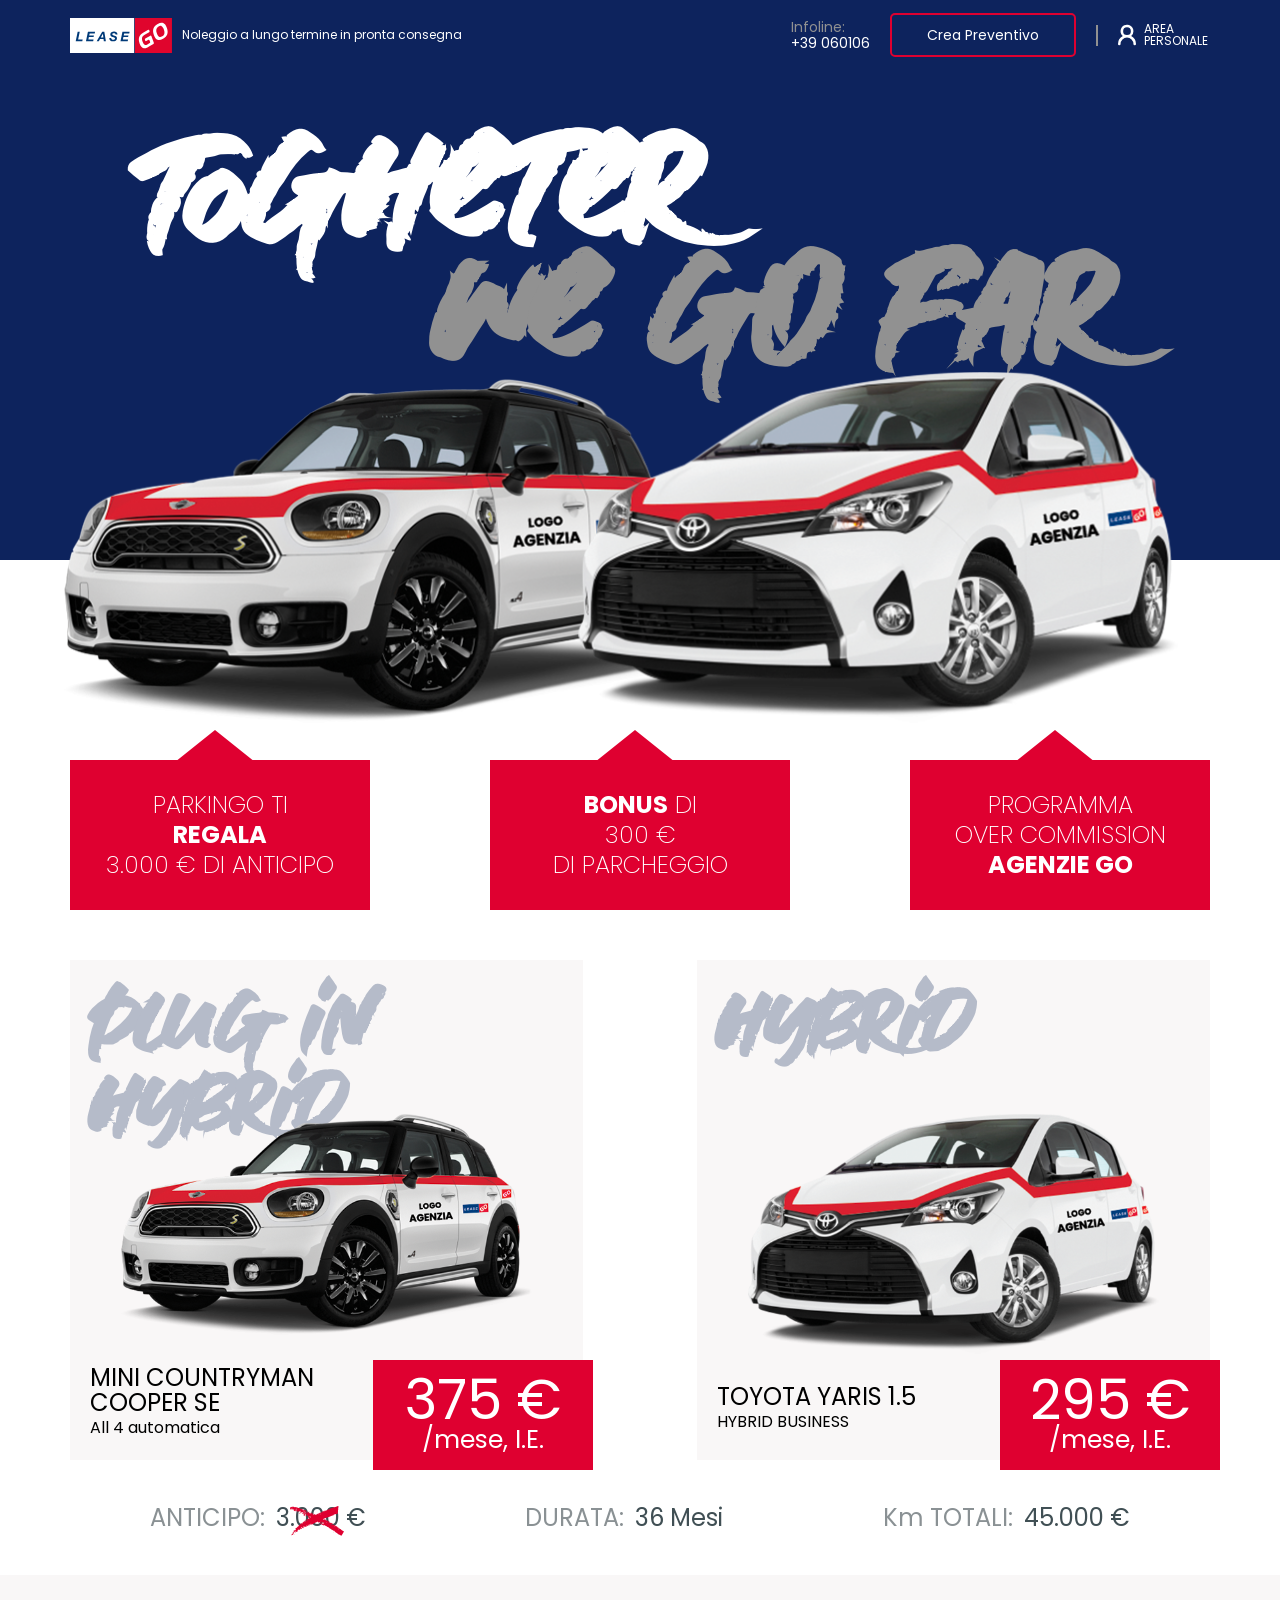
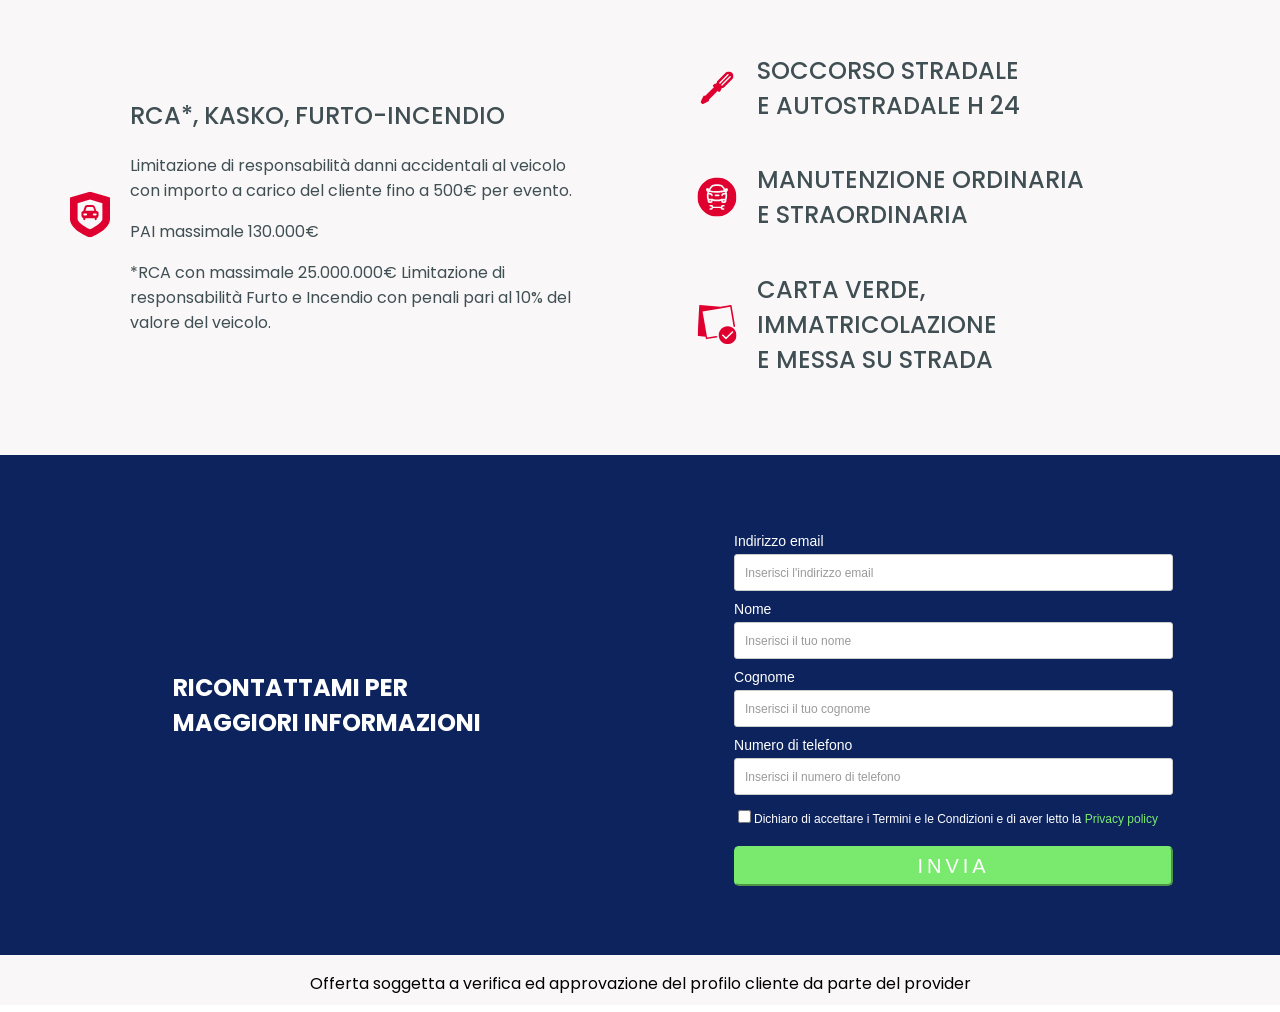
<file: index.html>
<html lang="it">
<head>
  <meta charset="UTF-8">
  <meta name="viewport" content="width=device-width, initial-scale=1.0">
  <meta http-equiv="X-UA-Compatible" content="ie=edge">
  <!-- FAVICON -->
  <link rel="icon" href="assets/img/icons/parkingo-logo.png">
  <!-- CSS -->
  <link rel="stylesheet" href="assets/css/style.css">
  <!-- FONTAWESOME -->
  <link rel="stylesheet" href="https://use.fontawesome.com/releases/v5.8.1/css/all.css">
  <!-- jQuery -->
  <script
  src="https://code.jquery.com/jquery-3.4.1.js"></script>
  <!-- AOS -->
  <link href="https://unpkg.com/aos@2.3.1/dist/aos.css" rel="stylesheet">
  <!-- GOOGLE FONTS -->
  <link href="https://fonts.googleapis.com/css?family=Poppins:300,400,500,600,700&display=swap" rel="stylesheet">
  <title>LeaseGO</title>
</head>
<body>

  <nav class="navbar">
    <div class="wrapper">
      <div class="row-main">

        <span class="navbar-toggle" id="js-navbar-toggle">
          <i class="fas fa-bars"></i>
        </span>

        <a href="#" class="logo">
          <img src="assets/img/logo.svg" alt="">
          <h1 class="desktop-tagline">Noleggio a lungo termine in pronta consegna</h1>
          <h1 class="mobile-tagline">Noleggio a lungo termine <br> in pronta consegna</h1>
        </a>

        <ul class="main-nav" id="js-menu">
          <li class="infoline">
            <a href="tel:+39060106" class="nav-links">
              <span>Infoline:</span>
              <span>+39 060106</span>
            </a>
          </li>
          <li class="quote">
            <a href="" class="nav-links">
              Crea Preventivo
            </a>
          </li>
          <li class="login">
            <a href="https://leasego.rent/Account/Login" class="nav-links">
              <img src="assets/img/icons/user.svg" alt="">
              <span>  
                AREA PERSONALE
              </span>  
            </a>
          </li>
        </ul>
      </div>
    </div>
  </nav>

  <section id="hero">
    <div class="wrapper">
      <div class="hero-tagline">
        <h2 class="text-flicker-in-glow">togheter</h2>
        <h2 class="text-flicker-in-glow-2">we go far</h2>
      </div>
    </div>


    <div class="cars">
      <img class="slide-left" src="assets/img/mini.png" alt="">
      <img class="slide-left-1" src="assets/img/toyota.png" alt="">

    </div>
  </section>

  <section id="red-rectangles">
    <div class="wrapper">
      <div class="row-main">
        <div class="rectangle" data-aos="fade-up" data-aos-duration="2000" data-aos-delay="100">
          <div class="triangle"></div>
          <h2>parkingo ti <br> 
              <strong>regala</strong> <br>
              3.000 € di anticipo
          </h2>
        </div>
        <div class="rectangle" data-aos="fade-up" data-aos-duration="2100" data-aos-delay="200">
          <div class="triangle"></div>
          <h2>
            <strong>bonus</strong> di <br> 
            300 € <br>
            di parcheggio
          </h2>
        </div>
        <div class="rectangle" data-aos="fade-up" data-aos-duration="2200" data-aos-delay="300">
          <div class="triangle"></div>
          <h2>
            programma<br> 
            over commission <br>
            <strong>agenzie go</strong>
          </h2>
        </div>
      </div>
    </div>
  </section>

  <section id="cards">
    <div class="wrapper">
      <div class="row-main">
        <div class="cards-wrapper">

          <div class="card-single" data-aos="fade-up" data-aos-duration="2000" data-aos-delay="100">
            <div class="car-back">
              <h2 class="car-main">
                <span>plug in</span>
                <br>
                <span>hybrid</span>  
              </h2>
              <img src="assets/img/mini.png" id="mini">
            </div>
            <div class="car-description">
              <span>
                MINI COUNTRYMAN
                <br>COOPER SE
              </span>
              <br>
              <span>
                All 4 automatica
              </span>
            </div>
            <div class="price-red" data-aos="zoom-in" data-aos-duration="2200" data-aos-delay="200">
              <span>375 €</span>
              <span>/mese, I.E.</span>
            </div>
          </div>

          <div class="card-single" data-aos="fade-up" data-aos-duration="2000" data-aos-delay="200">
            <div class="car-back">
              <h2 class="car-main">
                <span>hybrid</span>
                <br>
                <span style="opacity: 0;">ghost</span>  
              </h2>
              <img src="assets/img/toyota.png" id="toyota">
            </div>          
            <div class="car-description">
              <span>TOYOTA YARIS 1.5</span>
              <br>
              <span>HYBRID BUSINESS</span>
            </div>
            <div class="price-red" data-aos="zoom-in" data-aos-duration="2200" data-aos-delay="300">
              <span>295 €</span>
              <span>/mese, I.E.</span>
            </div>
          </div>

        </div>
        <div class="cards-footer">
          <h2 data-aos="fade-up" data-aos-duration="2000" data-aos-delay="400">
            <span>ANTICIPO:</span>
            <span class="price-x">
              &nbsp;3.000 €
              <img src="assets/img/icons/x.svg">
            </span>  
          </h2>
          <h2 data-aos="fade-up" data-aos-duration="2000" data-aos-delay="410">
            <span>DURATA:</span>
            <span>&nbsp;36 Mesi</span>
          </h2>
          <h2 data-aos="fade-up" data-aos-duration="2000" data-aos-delay="420">
            <span>Km TOTALI:</span>
            <span>&nbsp;45.000 €</span>
          </h2>
        </div>
      </div>
    </div>
  </section>

  <section>
    <div class="" id="gray-footer">
      <div class="wrapper">
          <div class="row-main">
            <div class="column">
              <div class="row" data-aos="fade-up" data-aos-duration="2000" data-aos-delay="400">
              <img src="assets/img/icons/assicurazione.svg" alt="">
              <div>
                <h2>RCA*, KASKO, FURTO-INCENDIO</h2>
                <p>Limitazione di responsabilità danni  accidentali al veicolo con importo a carico del cliente fino a 500€ per evento.</p>
                <p>PAI massimale 130.000€</p>
                <p>*RCA con massimale 25.000.000€
                    Limitazione di responsabilità Furto e Incendio con penali pari al 10% del valore del veicolo.</p>
                </div>
              </div>
            </div>
            <div class="column">
              <div class="row" data-aos="fade-up" data-aos-duration="2000" data-aos-delay="500">
                <img src="assets/img/icons/soccorso stradale.svg" alt="">
                <h2>SOCCORSO STRADALE <br> E AUTOSTRADALE H 24</h2>
              </div>
              <div class="row" data-aos="fade-up" data-aos-duration="2000" data-aos-delay="550">
                <img src="assets/img/icons/manutenzione.svg" alt="">
                <h2>MANUTENZIONE ORDINARIA <br> E STRAORDINARIA</h2>
              </div>
              <div class="row" data-aos="fade-up" data-aos-duration="2000" data-aos-delay="600">
                <img src="assets/img/icons/immatricolazione.svg" alt="">
                <h2>CARTA VERDE, <br> IMMATRICOLAZIONE <br> E MESSA SU STRADA</h2>
              </div>
              
            </div>
          </div>
      </div>
    </div>
  </section>

  <section>
    <div id="blue-contact-footer">
      <div class="wrapper">
        <div class="row-main">
          <div class="column">
            <h2 data-aos="fade-up" data-aos-duration="2000" data-aos-delay="500">RICONTATTAMI PER <br>
            MAGGIORI INFORMAZIONI</h2>
          </div>

          <div class="column" id="restInForm">
            <div class="form">
              <div class="content-form" data-aos="fade-up" data-aos-duration="2000" data-aos-delay="600">
                <form name="contactForm" onsubmit="return validateForm()" action="confirmation.html" method="">
                  <div class="row">
                    <label>Indirizzo email
                      <input type="text" name="email" placeholder="Inserisci l'indirizzo email">
                      <div class="error" id="emailErr"></div>
                    </label>
                  </div>
                  <div class="row">
                      <label>Nome 
                        <input type="text" name="name" placeholder="Inserisci il tuo nome">
                        <div class="error" id="nameErr"></div>
                      </label>
                  </div>
                  <div class="row">
                      <label>Cognome
                        <input type="text" name="corporate" placeholder="Inserisci il tuo cognome">
                        <div class="error" id="corporateErr"></div>
                      </label>
                  </div>

                  <div class="row">
                      <label>Numero di telefono
                        <input type="text" name="mobile" maxlength="10" placeholder="Inserisci il numero di telefono">
                        <div class="error" id="mobileErr"></div>
                      </label>
                  </div>
                  <div class="row">
                      <div class="form-inline">
                          <label>
                            <input type="checkbox" name="privacy">Dichiaro di accettare i Termini e le Condizioni e di aver letto la <a href="">Privacy policy</a>
                          </label>
                      </div>
                      <div class="error" id="privacyErr"></div>
                  </div>
                  <div class="row">
                      <input type="submit" value="INVIA" id="subForm" class="btn-invia">
                      <span class="loader" style="display: none;">
                        <img src="assets/img/ellipsis-loader.svg" alt="">
                      </span>
                  </div>
                </form>
              </div>
            </div>
          </div>
        </div>
      </div>
  </section>

  <section>
    <div class="" id="sub-footer">
      <div class="wrapper">
        <div class="row-main">
          <div class="column">
            <p>Offerta soggetta a verifica ed approvazione del profilo cliente da parte del provider</p>
          </div>  
        </div>
      </div>
    </div>    
  </section>

  <!-- AOS -->
  <script src="https://unpkg.com/aos@2.3.1/dist/aos.js"></script>
  <script>
    AOS.init();
    AOS.init({
    // Global settings:
    disable: false, // accepts following values: 'phone', 'tablet', 'mobile', boolean, expression or function
    startEvent: 'DOMContentLoaded', // name of the event dispatched on the document, that AOS should initialize on
    initClassName: 'aos-init', // class applied after initialization
    animatedClassName: 'aos-animate', // class applied on animation
    useClassNames: false, // if true, will add content of `data-aos` as classes on scroll
    disableMutationObserver: false, // disables automatic mutations' detections (advanced)
    debounceDelay: 50, // the delay on debounce used while resizing window (advanced)
    throttleDelay: 99, // the delay on throttle used while scrolling the page (advanced)
    // Settings that can be overridden on per-element basis, by `data-aos-*` attributes:
    offset: 120, // offset (in px) from the original trigger point
    delay: 0, // values from 0 to 3000, with step 50ms
    duration: 400, // values from 0 to 3000, with step 50ms
    easing: 'ease', // default easing for AOS animations
    once: true, // whether animation should happen only once - while scrolling down
    mirror: false, // whether elements should animate out while scrolling past them
    anchorPlacement: 'top-bottom', // defines which position of the element regarding to window should trigger the animation
    });
  </script>
  <!-- MAIN JS -->
  <script src="assets/js/main.js"></script>
  <!-- FORM JS -->
  <script src="assets/js/form.js"></script>
</body>
</html>
</file>
<file: assets/css/style.css>
.navbar {
  font-size: 14px;
  background: #0d235d;
  display: -webkit-box;
  display: -ms-flexbox;
  display: flex;
  -webkit-box-pack: justify;
      -ms-flex-pack: justify;
          justify-content: space-between;
  padding-bottom: 0;
  height: 70px;
  -webkit-box-align: center;
      -ms-flex-align: center;
          align-items: center;
  position: fixed;
  width: 100%;
  z-index: 2000;
}

@media (max-width: 992.98px) {
  .navbar {
    height: inherit;
  }
}

@media (max-width: 992.98px) {
  .navbar .wrapper .row-main {
    -webkit-box-orient: vertical;
    -webkit-box-direction: normal;
        -ms-flex-direction: column;
            flex-direction: column;
    -webkit-box-align: self-start;
        -ms-flex-align: self-start;
            align-items: self-start;
    margin-left: 20px;
    padding: 10px 0;
  }
}

.navbar .wrapper .row-main .navbar-toggle {
  display: none;
}

@media (max-width: 992.98px) {
  .navbar .wrapper .row-main .navbar-toggle {
    display: block;
    position: absolute;
    top: 25px;
    right: 20px;
    cursor: pointer;
    color: white;
    font-size: 24px;
  }
}

.navbar .wrapper .row-main .nav-links, .navbar .wrapper .row-main .logo {
  text-decoration: none;
  color: white;
}

.navbar .wrapper .row-main .logo {
  display: -webkit-box;
  display: -ms-flexbox;
  display: flex;
  -webkit-box-orient: horizontal;
  -webkit-box-direction: normal;
      -ms-flex-direction: row;
          flex-direction: row;
  -webkit-box-align: center;
      -ms-flex-align: center;
          align-items: center;
}

.navbar .wrapper .row-main .logo img {
  height: 35px;
  width: auto;
  margin: 0 10px 0 0;
}

@media (max-width: 575.98px) {
  .navbar .wrapper .row-main .logo img {
    height: 25px;
  }
}

.navbar .wrapper .row-main .logo h1 {
  font-size: 12px;
  color: white;
  font-weight: 400;
}

.navbar .wrapper .row-main .logo .desktop-tagline {
  display: block;
}

@media (max-width: 992.98px) {
  .navbar .wrapper .row-main .logo .desktop-tagline {
    display: none;
  }
}

.navbar .wrapper .row-main .logo .mobile-tagline {
  display: none;
}

@media (max-width: 992.98px) {
  .navbar .wrapper .row-main .logo .mobile-tagline {
    display: block;
  }
}

@media (min-width: 992.98px) {
  .navbar .wrapper .row-main .main-nav {
    display: -webkit-box;
    display: -ms-flexbox;
    display: flex;
    -webkit-box-orient: horizontal;
    -webkit-box-direction: normal;
        -ms-flex-direction: row;
            flex-direction: row;
    -webkit-box-pack: end;
        -ms-flex-pack: end;
            justify-content: flex-end;
    -webkit-box-align: center;
        -ms-flex-align: center;
            align-items: center;
  }
  .navbar .wrapper .row-main .main-nav li {
    margin-left: 20px;
  }
  .navbar .wrapper .row-main .main-nav .infoline a {
    display: -webkit-box;
    display: -ms-flexbox;
    display: flex;
    -webkit-box-orient: vertical;
    -webkit-box-direction: normal;
        -ms-flex-direction: column;
            flex-direction: column;
    line-height: 16px;
  }
  .navbar .wrapper .row-main .main-nav .infoline a span:nth-child(1) {
    color: #919191;
  }
  .navbar .wrapper .row-main .main-nav .quote {
    border-right: 2px solid #919191;
    padding-right: 20px;
    -webkit-perspective: 800px;
            perspective: 800px;
    display: inline-block;
  }
  .navbar .wrapper .row-main .main-nav .quote a {
    border: 2px solid #df0030;
    padding: 10px 35px;
    border-radius: 5px;
    outline: 2px solid transparent;
    -webkit-transform-style: preserve-3d;
            transform-style: preserve-3d;
  }
  .navbar .wrapper .row-main .main-nav .quote a:hover {
    -webkit-transform: rotateX(15deg);
            transform: rotateX(15deg);
  }
  .navbar .wrapper .row-main .main-nav .login a {
    display: -webkit-box;
    display: -ms-flexbox;
    display: flex;
  }
  .navbar .wrapper .row-main .main-nav .login a img {
    width: 18px;
    vertical-align: middle;
    border-style: none;
  }
}

@media (min-width: 992.98px) and (max-width: 992.98px) {
  .navbar .wrapper .row-main .main-nav .login a img {
    width: 20px !important;
  }
}

@media (min-width: 992.98px) {
  .navbar .wrapper .row-main .main-nav .login a span:nth-child(2) {
    line-height: 1;
    font-size: 12px;
    text-transform: uppercase;
    margin-left: 8px;
    width: 66px;
  }
}

.main-nav {
  list-style-type: none;
  display: none;
}

.active {
  display: -webkit-box;
  display: -ms-flexbox;
  display: flex;
  -webkit-box-orient: vertical;
  -webkit-box-direction: normal;
      -ms-flex-direction: column;
          flex-direction: column;
  -webkit-box-align: center;
      -ms-flex-align: center;
          align-items: center;
  width: 100%;
  position: fixed;
  background: #1a44b7;
  left: 0;
  top: 40px;
  left: 0;
  padding: 50px 0;
  top: 62px;
}

.active .infoline {
  margin: 0 0 30px 0;
}

.active .quote {
  margin: 0 0 30px 0;
}

.active .quote a {
  border: 2px solid #df0030;
  padding: 10px 35px;
  border-radius: 5px;
}

.active .login a {
  display: -webkit-box;
  display: -ms-flexbox;
  display: flex;
}

.active .login a img {
  width: 20px;
  margin-right: 10px;
}

#red-rectangles {
  background: white;
  height: 200px;
}

@media (max-width: 575.98px) {
  #red-rectangles {
    height: inherit;
  }
}

#red-rectangles .wrapper .row-main {
  margin-top: 200px;
}

@media (min-width: 992.98px) and (max-width: 1199.97px) {
  #red-rectangles .wrapper .row-main {
    margin-top: 130px;
  }
}

@media (max-width: 992.97px) {
  #red-rectangles .wrapper .row-main {
    margin-top: 60px;
  }
}

@media (max-width: 575.98px) {
  #red-rectangles .wrapper .row-main {
    -webkit-box-orient: vertical;
    -webkit-box-direction: normal;
        -ms-flex-direction: column;
            flex-direction: column;
  }
}

#red-rectangles .wrapper .row-main .rectangle {
  background-color: #df0030;
  position: relative;
  width: 300px;
  height: 150px;
}

@media (min-width: 767.98px) and (max-width: 992.97px) {
  #red-rectangles .wrapper .row-main .rectangle {
    width: 220px;
  }
}

@media (min-width: 575.98px) and (max-width: 767.97px) {
  #red-rectangles .wrapper .row-main .rectangle {
    width: 170px;
  }
}

@media (max-width: 575.98px) {
  #red-rectangles .wrapper .row-main .rectangle {
    margin: 0 0 50px 0;
  }
}

#red-rectangles .wrapper .row-main .rectangle .triangle {
  width: 0;
  height: 0;
  border-left: 50px solid transparent;
  border-right: 50px solid transparent;
  border-bottom: 40px solid #df0030;
  position: absolute;
  top: -30px;
  left: 50%;
  margin-left: -55px;
}

#red-rectangles .wrapper .row-main .rectangle h2 {
  font-weight: 200;
  text-transform: uppercase;
  text-align: center;
  color: white;
  line-height: 30px;
  margin-top: 30px;
}

@media (min-width: 767.98px) and (max-width: 992.97px) {
  #red-rectangles .wrapper .row-main .rectangle h2 {
    font-size: 20px;
  }
}

@media (min-width: 575.98px) and (max-width: 767.97px) {
  #red-rectangles .wrapper .row-main .rectangle h2 {
    font-size: 16px;
  }
}

#cards .wrapper .row-main {
  display: -webkit-box;
  display: -ms-flexbox;
  display: flex;
  -webkit-box-orient: vertical;
  -webkit-box-direction: normal;
      -ms-flex-direction: column;
          flex-direction: column;
}

#cards .wrapper .row-main .cards-wrapper {
  width: 100%;
  -webkit-box-orient: horizontal;
  -webkit-box-direction: normal;
      -ms-flex-direction: row;
          flex-direction: row;
  display: -webkit-box;
  display: -ms-flexbox;
  display: flex;
  -webkit-box-pack: justify;
      -ms-flex-pack: justify;
          justify-content: space-between;
}

@media (max-width: 767.98px) {
  #cards .wrapper .row-main .cards-wrapper {
    -webkit-box-orient: vertical;
    -webkit-box-direction: normal;
        -ms-flex-direction: column;
            flex-direction: column;
  }
}

#cards .wrapper .row-main .cards-wrapper .card-single {
  background: #f9f7f7;
  width: 45%;
  position: relative;
  height: 500px;
}

@media (max-width: 767.98px) {
  #cards .wrapper .row-main .cards-wrapper .card-single {
    width: 90%;
    margin: 0 5% 40px 5%;
  }
}

#cards .wrapper .row-main .cards-wrapper .card-single .car-back h2 {
  font-family: Supreme-Alternative;
  color: #b5bbc9;
  font-size: 92px;
  line-height: 82px;
  margin: 0;
  padding: 20px 0 0 20px;
}

#cards .wrapper .row-main .cards-wrapper .card-single .car-back img {
  width: 80%;
  margin-left: 10%;
  position: relative;
}

#cards .wrapper .row-main .cards-wrapper .card-single .car-back #mini {
  bottom: 30px;
}

#cards .wrapper .row-main .cards-wrapper .card-single .car-back #toyota {
  bottom: 30px;
}

#cards .wrapper .row-main .cards-wrapper .card-single .car-description {
  padding: 0 0 0px 20px;
  line-height: 25px;
}

#cards .wrapper .row-main .cards-wrapper .card-single .car-description span:nth-child(1) {
  font-size: 24px;
}

#cards .wrapper .row-main .cards-wrapper .card-single .car-description span:nth-child(2) {
  font-size: 4px;
  color: #f9f7f7;
}

#cards .wrapper .row-main .cards-wrapper .card-single .price-red {
  position: absolute;
  width: 220px;
  height: 100px;
  background: #df0030;
  bottom: -10px;
  right: -10px;
  color: white;
  display: -webkit-box;
  display: -ms-flexbox;
  display: flex;
  -webkit-box-orient: vertical;
  -webkit-box-direction: normal;
      -ms-flex-direction: column;
          flex-direction: column;
  -webkit-box-pack: center;
      -ms-flex-pack: center;
          justify-content: center;
  -webkit-box-align: center;
      -ms-flex-align: center;
          align-items: center;
  line-height: 40px;
  padding: 10px 0 0 0;
}

#cards .wrapper .row-main .cards-wrapper .card-single .price-red span:nth-child(1) {
  font-size: 55px;
}

#cards .wrapper .row-main .cards-wrapper .card-single .price-red span:nth-child(2) {
  font-size: 25px;
}

#cards .wrapper .row-main .cards-footer {
  display: -webkit-box;
  display: -ms-flexbox;
  display: flex;
  -webkit-box-orient: horizontal;
  -webkit-box-direction: normal;
      -ms-flex-direction: row;
          flex-direction: row;
  -ms-flex-pack: distribute;
      justify-content: space-around;
  width: 100%;
  margin: 20px 0;
}

@media (max-width: 767.98px) {
  #cards .wrapper .row-main .cards-footer {
    -webkit-box-orient: vertical;
    -webkit-box-direction: normal;
        -ms-flex-direction: column;
            flex-direction: column;
    -webkit-box-align: center;
        -ms-flex-align: center;
            align-items: center;
  }
}

#cards .wrapper .row-main .cards-footer h2 span {
  font-weight: 400;
  position: relative;
}

#cards .wrapper .row-main .cards-footer h2 span:nth-child(1) {
  color: #8a9194;
}

#cards .wrapper .row-main .cards-footer h2 span:nth-child(2) {
  color: #404f54;
}

#cards .wrapper .row-main .cards-footer h2 .price-x {
  position: relative;
}

#cards .wrapper .row-main .cards-footer h2 .price-x img {
  position: absolute;
  height: 30px;
  width: auto;
  left: 20px;
  top: 5px;
}

#gray-footer {
  background: #f9f7f7;
  width: 100%;
  height: 400px;
  display: -webkit-box;
  display: -ms-flexbox;
  display: flex;
  -webkit-box-align: center;
      -ms-flex-align: center;
          align-items: center;
  padding: 40px 0;
}

@media (max-width: 767.98px) {
  #gray-footer {
    height: inherit;
    padding: inherit;
  }
}

@media (max-width: 767.98px) {
  #gray-footer .wrapper .row-main {
    -webkit-box-orient: vertical;
    -webkit-box-direction: normal;
        -ms-flex-direction: column;
            flex-direction: column;
  }
}

#gray-footer .wrapper .row-main .column {
  display: -webkit-box;
  display: -ms-flexbox;
  display: flex;
  -webkit-box-orient: vertical;
  -webkit-box-direction: normal;
      -ms-flex-direction: column;
          flex-direction: column;
  width: 45%;
  color: #404f54;
}

@media (max-width: 767.98px) {
  #gray-footer .wrapper .row-main .column {
    width: 90%;
    margin: 0 5% 40px 5%;
  }
}

#gray-footer .wrapper .row-main .column .row {
  display: -webkit-box;
  display: -ms-flexbox;
  display: flex;
  -webkit-box-orient: horizontal;
  -webkit-box-direction: normal;
      -ms-flex-direction: row;
          flex-direction: row;
}

#gray-footer .wrapper .row-main .column .row h2 {
  font-weight: 500;
}

#gray-footer .wrapper .row-main .column img {
  width: 40px;
  height: auto;
  margin-right: 20px;
}

#blue-contact-footer {
  background: #0d235d;
  width: 100%;
  height: 500px;
}

@media (max-width: 767.98px) {
  #blue-contact-footer {
    height: inherit;
  }
}

@media (max-width: 767.98px) {
  #blue-contact-footer .wrapper .row-main {
    -webkit-box-orient: vertical;
    -webkit-box-direction: normal;
        -ms-flex-direction: column;
            flex-direction: column;
  }
}

#blue-contact-footer .wrapper .row-main .column {
  width: 45%;
  height: 500px;
  display: -webkit-box;
  display: -ms-flexbox;
  display: flex;
  -webkit-box-orient: vertical;
  -webkit-box-direction: normal;
      -ms-flex-direction: column;
          flex-direction: column;
  -webkit-box-align: center;
      -ms-flex-align: center;
          align-items: center;
  -webkit-box-pack: center;
      -ms-flex-pack: center;
          justify-content: center;
}

@media (max-width: 767.98px) {
  #blue-contact-footer .wrapper .row-main .column {
    width: 100%;
    height: inherit;
    margin: 10px 0;
  }
}

#blue-contact-footer .wrapper .row-main .column h2 {
  color: white;
}

#sub-footer {
  background: #f9f7f7;
  width: 100%;
  height: 50px;
}

@media (max-width: 767.98px) {
  #sub-footer {
    height: 70px;
  }
}

#sub-footer .wrapper .row-main {
  width: 100%;
}

#sub-footer .wrapper .row-main .column {
  width: 100%;
  display: -webkit-box;
  display: -ms-flexbox;
  display: flex;
  -webkit-box-orient: vertical;
  -webkit-box-direction: normal;
      -ms-flex-direction: column;
          flex-direction: column;
  -webkit-box-align: center;
      -ms-flex-align: center;
          align-items: center;
  -webkit-box-pack: center;
      -ms-flex-pack: center;
          justify-content: center;
}

@media (max-width: 575.98px) {
  #sub-footer .wrapper .row-main .column p {
    font-size: 14px;
    text-align: center;
  }
}

#hero {
  position: relative;
  height: 500px;
  width: 100%;
  padding-top: 60px;
  background: #0d235d;
}

@media (max-width: 575.98px) {
  #hero {
    height: 230px;
  }
}

@media (min-width: 575.99px) and (max-width: 767.97px) {
  #hero {
    height: 350px;
  }
}

#hero .wrapper .hero-tagline {
  height: 500px;
  width: 100%;
  position: relative;
}

@media (max-width: 575.98px) {
  #hero .wrapper .hero-tagline {
    height: inherit;
  }
}

#hero .wrapper .hero-tagline h2 {
  font-family: Supreme-Alternative;
  font-size: 165px;
  position: absolute;
}

@media (min-width: 992.98px) and (max-width: 1199.97px) {
  #hero .wrapper .hero-tagline h2 {
    font-size: 140px;
  }
}

@media (min-width: 767.98px) and (max-width: 992.97px) {
  #hero .wrapper .hero-tagline h2 {
    font-size: 120px;
  }
}

@media (min-width: 575.98px) and (max-width: 767.97px) {
  #hero .wrapper .hero-tagline h2 {
    font-size: 100px;
  }
}

@media (min-width: 321px) and (max-width: 575.97px) {
  #hero .wrapper .hero-tagline h2 {
    font-size: 50px;
  }
}

@media (max-width: 320px) {
  #hero .wrapper .hero-tagline h2 {
    font-size: 40px;
  }
}

#hero .wrapper .hero-tagline h2:nth-child(1) {
  color: white;
  margin-top: -10px;
  margin-left: 70px;
}

@media (min-width: 992.98px) and (max-width: 1199.97px) {
  #hero .wrapper .hero-tagline h2:nth-child(1) {
    margin-top: 0px;
    margin-left: 140px;
  }
}

@media (min-width: 767.98px) and (max-width: 992.97px) {
  #hero .wrapper .hero-tagline h2:nth-child(1) {
    margin-top: 0px;
    margin-left: 70px;
  }
}

@media (min-width: 575.98px) and (max-width: 767.97px) {
  #hero .wrapper .hero-tagline h2:nth-child(1) {
    margin-top: 0px;
    margin-top-margin-left: 60px;
  }
}

@media (max-width: 575.97px) {
  #hero .wrapper .hero-tagline h2:nth-child(1) {
    margin-top: 10px;
  }
}

#hero .wrapper .hero-tagline h2:nth-child(2) {
  color: #919191;
  right: 100px;
  margin-top: 110px;
}

@media (min-width: 767.98px) and (max-width: 992.97px) {
  #hero .wrapper .hero-tagline h2:nth-child(2) {
    right: 60px;
    margin-top: 90px;
  }
}

@media (min-width: 575.98px) and (max-width: 767.97px) {
  #hero .wrapper .hero-tagline h2:nth-child(2) {
    right: 40px;
    margin-top: 70px;
  }
}

@media (max-width: 575.97px) {
  #hero .wrapper .hero-tagline h2:nth-child(2) {
    right: 60px;
    margin-top: 50px;
  }
}

#hero .cars {
  position: absolute;
  bottom: -170px;
  left: 50%;
  margin-left: -706px;
}

@media (min-width: 992.98px) and (max-width: 1199.97px) {
  #hero .cars {
    bottom: -100px;
    margin-left: -526px;
  }
}

@media (min-width: 767.98px) and (max-width: 992.97px) {
  #hero .cars {
    bottom: 30px;
    margin-left: -426px;
  }
}

@media (min-width: 575.98px) and (max-width: 767.97px) {
  #hero .cars {
    bottom: -30px;
    margin-left: -346px;
  }
}

@media (max-width: 575.97px) {
  #hero .cars {
    display: -webkit-box;
    display: -ms-flexbox;
    display: flex;
    -webkit-box-orient: horizontal;
    -webkit-box-direction: normal;
        -ms-flex-direction: row;
            flex-direction: row;
    -webkit-box-pack: center;
        -ms-flex-pack: center;
            justify-content: center;
    position: relative;
    bottom: 0;
    top: 140px;
    left: inherit;
    margin-left: inherit;
  }
}

#hero .cars img {
  height: auto;
}

#hero .cars img:nth-child(1) {
  width: 640px;
  position: relative;
  left: 130px;
}

@media (min-width: 992.98px) and (max-width: 1199.97px) {
  #hero .cars img:nth-child(1) {
    width: 500px;
  }
}

@media (min-width: 767.98px) and (max-width: 992.97px) {
  #hero .cars img:nth-child(1) {
    width: 350px;
    left: 130px;
  }
}

@media (min-width: 575.98px) and (max-width: 767.97px) {
  #hero .cars img:nth-child(1) {
    width: 280px;
  }
}

@media (max-width: 575.98px) {
  #hero .cars img:nth-child(1) {
    width: 155px;
    height: 91px;
    left: 0px;
  }
}

#hero .cars img:nth-child(2) {
  width: 600px;
  position: relative;
  left: 0px;
}

@media (min-width: 992.98px) and (max-width: 1199.97px) {
  #hero .cars img:nth-child(2) {
    width: 430px;
  }
}

@media (min-width: 767.98px) and (max-width: 992.97px) {
  #hero .cars img:nth-child(2) {
    width: 340px;
  }
}

@media (min-width: 575.98px) and (max-width: 767.97px) {
  #hero .cars img:nth-child(2) {
    width: 270px;
    left: 30px;
  }
}

@media (max-width: 575.98px) {
  #hero .cars img:nth-child(2) {
    width: 155px;
    height: 91px;
    left: 0px;
  }
}

.slide-left {
  -webkit-animation: slide-left 3s cubic-bezier(0.25, 0.46, 0.45, 0.94) 1s both;
          animation: slide-left 3s cubic-bezier(0.25, 0.46, 0.45, 0.94) 1s both;
}

@media (max-width: 575.98px) {
  .slide-left {
    -webkit-animation: none;
            animation: none;
  }
}

.slide-left-1 {
  -webkit-animation: slide-left 3s cubic-bezier(0.25, 0.46, 0.45, 0.94) 1.3s both;
          animation: slide-left 3s cubic-bezier(0.25, 0.46, 0.45, 0.94) 1.3s both;
}

@media (max-width: 575.98px) {
  .slide-left-1 {
    -webkit-animation: none;
            animation: none;
  }
}

@-webkit-keyframes slide-left {
  0% {
    -webkit-transform: translateX(2000px);
            transform: translateX(2000px);
  }
  100% {
    -webkit-transform: translateX(0px);
            transform: translateX(0px);
  }
}

@keyframes slide-left {
  0% {
    -webkit-transform: translateX(2000px);
            transform: translateX(2000px);
  }
  100% {
    -webkit-transform: translateX(0px);
            transform: translateX(0px);
  }
}

@media (max-width: 575.98px) {
  .text-flicker-in-glow {
    -webkit-animation: none;
            animation: none;
  }
}

@media (max-width: 575.98px) {
  .text-flicker-in-glow-2 {
    -webkit-animation: none;
            animation: none;
  }
}

@media (min-width: 575.99px) {
  .text-flicker-in-glow {
    -webkit-animation: text-flicker-in-glow 1s linear both;
            animation: text-flicker-in-glow 1s linear both;
  }
  .text-flicker-in-glow-2 {
    -webkit-animation: text-flicker-in-glow 1.5s linear both;
            animation: text-flicker-in-glow 1.5s linear both;
  }
}

@-webkit-keyframes text-flicker-in-glow {
  0% {
    opacity: 0;
  }
  10% {
    opacity: 0;
    text-shadow: none;
  }
  10.1% {
    opacity: 1;
    text-shadow: none;
  }
  10.2% {
    opacity: 0;
    text-shadow: none;
  }
  20% {
    opacity: 0;
    text-shadow: none;
  }
  20.1% {
    opacity: 1;
    text-shadow: 0 0 30px rgba(255, 255, 255, 0.25);
  }
  20.6% {
    opacity: 0;
    text-shadow: none;
  }
  30% {
    opacity: 0;
    text-shadow: none;
  }
  30.1% {
    opacity: 1;
    text-shadow: 0 0 30px rgba(255, 255, 255, 0.45), 0 0 60px rgba(255, 255, 255, 0.25);
  }
  30.5% {
    opacity: 1;
    text-shadow: 0 0 30px rgba(255, 255, 255, 0.45), 0 0 60px rgba(255, 255, 255, 0.25);
  }
  30.6% {
    opacity: 0;
    text-shadow: none;
  }
  45% {
    opacity: 0;
    text-shadow: none;
  }
  45.1% {
    opacity: 1;
    text-shadow: 0 0 30px rgba(255, 255, 255, 0.45), 0 0 60px rgba(255, 255, 255, 0.25);
  }
  50% {
    opacity: 1;
    text-shadow: 0 0 30px rgba(255, 255, 255, 0.45), 0 0 60px rgba(255, 255, 255, 0.25);
  }
  55% {
    opacity: 1;
    text-shadow: 0 0 30px rgba(255, 255, 255, 0.45), 0 0 60px rgba(255, 255, 255, 0.25);
  }
  55.1% {
    opacity: 0;
    text-shadow: none;
  }
  57% {
    opacity: 0;
    text-shadow: none;
  }
  57.1% {
    opacity: 1;
    text-shadow: 0 0 30px rgba(255, 255, 255, 0.55), 0 0 60px rgba(255, 255, 255, 0.35);
  }
  60% {
    opacity: 1;
    text-shadow: 0 0 30px rgba(255, 255, 255, 0.55), 0 0 60px rgba(255, 255, 255, 0.35);
  }
  60.1% {
    opacity: 0;
    text-shadow: none;
  }
  65% {
    opacity: 0;
    text-shadow: none;
  }
  65.1% {
    opacity: 1;
    text-shadow: 0 0 30px rgba(255, 255, 255, 0.55), 0 0 60px rgba(255, 255, 255, 0.35), 0 0 100px rgba(255, 255, 255, 0.1);
  }
  75% {
    opacity: 1;
    text-shadow: 0 0 30px rgba(255, 255, 255, 0.55), 0 0 60px rgba(255, 255, 255, 0.35), 0 0 100px rgba(255, 255, 255, 0.1);
  }
  75.1% {
    opacity: 0;
    text-shadow: none;
  }
  77% {
    opacity: 0;
    text-shadow: none;
  }
  77.1% {
    opacity: 1;
    text-shadow: 0 0 30px rgba(255, 255, 255, 0.55), 0 0 60px rgba(255, 255, 255, 0.4), 0 0 110px rgba(255, 255, 255, 0.2), 0 0 100px rgba(255, 255, 255, 0.1);
  }
  85% {
    opacity: 1;
    text-shadow: 0 0 30px rgba(255, 255, 255, 0.55), 0 0 60px rgba(255, 255, 255, 0.4), 0 0 110px rgba(255, 255, 255, 0.2), 0 0 100px rgba(255, 255, 255, 0.1);
  }
  85.1% {
    opacity: 0;
    text-shadow: none;
  }
  86% {
    opacity: 0;
    text-shadow: none;
  }
  86.1% {
    opacity: 1;
    text-shadow: 0 0 30px rgba(255, 255, 255, 0.6), 0 0 60px rgba(255, 255, 255, 0.45), 0 0 110px rgba(255, 255, 255, 0.25), 0 0 100px rgba(255, 255, 255, 0.1);
  }
  100% {
    opacity: 1;
    text-shadow: none;
  }
}

@keyframes text-flicker-in-glow {
  0% {
    opacity: 0;
  }
  10% {
    opacity: 0;
    text-shadow: none;
  }
  10.1% {
    opacity: 1;
    text-shadow: none;
  }
  10.2% {
    opacity: 0;
    text-shadow: none;
  }
  20% {
    opacity: 0;
    text-shadow: none;
  }
  20.1% {
    opacity: 1;
    text-shadow: 0 0 30px rgba(255, 255, 255, 0.25);
  }
  20.6% {
    opacity: 0;
    text-shadow: none;
  }
  30% {
    opacity: 0;
    text-shadow: none;
  }
  30.1% {
    opacity: 1;
    text-shadow: 0 0 30px rgba(255, 255, 255, 0.45), 0 0 60px rgba(255, 255, 255, 0.25);
  }
  30.5% {
    opacity: 1;
    text-shadow: 0 0 30px rgba(255, 255, 255, 0.45), 0 0 60px rgba(255, 255, 255, 0.25);
  }
  30.6% {
    opacity: 0;
    text-shadow: none;
  }
  45% {
    opacity: 0;
    text-shadow: none;
  }
  45.1% {
    opacity: 1;
    text-shadow: 0 0 30px rgba(255, 255, 255, 0.45), 0 0 60px rgba(255, 255, 255, 0.25);
  }
  50% {
    opacity: 1;
    text-shadow: 0 0 30px rgba(255, 255, 255, 0.45), 0 0 60px rgba(255, 255, 255, 0.25);
  }
  55% {
    opacity: 1;
    text-shadow: 0 0 30px rgba(255, 255, 255, 0.45), 0 0 60px rgba(255, 255, 255, 0.25);
  }
  55.1% {
    opacity: 0;
    text-shadow: none;
  }
  57% {
    opacity: 0;
    text-shadow: none;
  }
  57.1% {
    opacity: 1;
    text-shadow: 0 0 30px rgba(255, 255, 255, 0.55), 0 0 60px rgba(255, 255, 255, 0.35);
  }
  60% {
    opacity: 1;
    text-shadow: 0 0 30px rgba(255, 255, 255, 0.55), 0 0 60px rgba(255, 255, 255, 0.35);
  }
  60.1% {
    opacity: 0;
    text-shadow: none;
  }
  65% {
    opacity: 0;
    text-shadow: none;
  }
  65.1% {
    opacity: 1;
    text-shadow: 0 0 30px rgba(255, 255, 255, 0.55), 0 0 60px rgba(255, 255, 255, 0.35), 0 0 100px rgba(255, 255, 255, 0.1);
  }
  75% {
    opacity: 1;
    text-shadow: 0 0 30px rgba(255, 255, 255, 0.55), 0 0 60px rgba(255, 255, 255, 0.35), 0 0 100px rgba(255, 255, 255, 0.1);
  }
  75.1% {
    opacity: 0;
    text-shadow: none;
  }
  77% {
    opacity: 0;
    text-shadow: none;
  }
  77.1% {
    opacity: 1;
    text-shadow: 0 0 30px rgba(255, 255, 255, 0.55), 0 0 60px rgba(255, 255, 255, 0.4), 0 0 110px rgba(255, 255, 255, 0.2), 0 0 100px rgba(255, 255, 255, 0.1);
  }
  85% {
    opacity: 1;
    text-shadow: 0 0 30px rgba(255, 255, 255, 0.55), 0 0 60px rgba(255, 255, 255, 0.4), 0 0 110px rgba(255, 255, 255, 0.2), 0 0 100px rgba(255, 255, 255, 0.1);
  }
  85.1% {
    opacity: 0;
    text-shadow: none;
  }
  86% {
    opacity: 0;
    text-shadow: none;
  }
  86.1% {
    opacity: 1;
    text-shadow: 0 0 30px rgba(255, 255, 255, 0.6), 0 0 60px rgba(255, 255, 255, 0.45), 0 0 110px rgba(255, 255, 255, 0.25), 0 0 100px rgba(255, 255, 255, 0.1);
  }
  100% {
    opacity: 1;
    text-shadow: none;
  }
}

#restInForm .content-form {
  display: -webkit-box;
  display: -ms-flexbox;
  display: flex;
  -webkit-box-pack: center;
      -ms-flex-pack: center;
          justify-content: center;
}

#restInForm .content-form form {
  margin: 20px auto 0;
  border-radius: 5px;
}

@media (max-width: 992.98px) {
  #restInForm .content-form form {
    width: 310px;
    padding: 10px;
    margin: 20px 0 0 0;
    border-radius: 5px;
  }
}

#restInForm .content-form form .row {
  padding-bottom: 10px;
}

#restInForm .content-form form .row .error {
  color: red;
  font-size: 90%;
  font-family: "Segoe UI", "Helvetica Neue", Arial, sans-serif;
}

#restInForm .content-form form .row label {
  display: block;
  font-size: 14px;
  font-family: "Segoe UI", "Helvetica Neue", Arial, sans-serif;
  -webkit-transition-duration: 0.4s;
          transition-duration: 0.4s;
  -webkit-transition: ease;
  transition: ease;
  color: white;
}

#restInForm .content-form form .row label input, #restInForm .content-form form .row label select {
  border: 1px solid #ccc;
  padding: 10px;
  display: block;
  width: 100%;
  -webkit-box-sizing: border-box;
          box-sizing: border-box;
  border-radius: 3px;
}

#restInForm .content-form form .row label input {
  margin-top: 5px;
  background-color: #fff;
  -webkit-transition-duration: 0.4s;
          transition-duration: 0.4s;
  -webkit-transition: ease;
  transition: ease;
}

#restInForm .content-form form .row label input:hover {
  border: 1px solid #00A3E2;
  -webkit-transition-duration: 0.4s;
  transition-duration: 0.4s;
  outline: none;
}

#restInForm .content-form form .row label input:focus {
  border: 1px solid #00A3E2;
  background-color: #f9f7f7;
  -webkit-transition-duration: 0.4s;
          transition-duration: 0.4s;
  outline: none;
  border-radius: 5px;
}

#restInForm .content-form form .row label .error {
  color: red;
  font-size: 90%;
  font-family: "Segoe UI", "Helvetica Neue", Arial, sans-serif;
}

#restInForm .content-form form .row .form-inline label, #restInForm .content-form form .row .form-inline input {
  display: inline-block;
  width: auto;
  padding-right: 15px;
  font-size: 12px;
}

#restInForm .content-form form .row .form-inline label a, #restInForm .content-form form .row .form-inline input a {
  color: #7aea6e;
}

#restInForm .content-form form .row .btn-invia {
  width: 100%;
  height: 40px;
  font-weight: 400;
  background: #7aea6e;
  border-color: #7aea6e;
  color: #fff;
  border-radius: 5px;
  margin-top: 10px;
  cursor: pointer;
  -webkit-transition-duration: 0.4s;
          transition-duration: 0.4s;
  outline: none;
  font-size: 20px;
  letter-spacing: 4px;
}

#restInForm .content-form form .row .btn-invia:hover {
  background: #30d21e;
  border-color: #7aea6e;
  -webkit-box-shadow: 0 12px 16px 0 rgba(0, 0, 0, 0.24), 0 17px 50px 0 rgba(0, 0, 0, 0.19);
          box-shadow: 0 12px 16px 0 rgba(0, 0, 0, 0.24), 0 17px 50px 0 rgba(0, 0, 0, 0.19);
}

html {
  scroll-behavior: smooth;
}

body {
  margin: 0px;
  font-family: 'Poppins', sans-serif;
  -webkit-animation: fadein 2s;
          animation: fadein 2s;
}

@-webkit-keyframes fadein {
  from {
    opacity: 0;
  }
  to {
    opacity: 1;
  }
}

@keyframes fadein {
  from {
    opacity: 0;
  }
  to {
    opacity: 1;
  }
}

ol, ul {
  list-style: none;
  padding: 0;
}

a {
  text-decoration: none;
}

::-webkit-input-placeholder {
  color: rgba(0, 0, 0, 0.4);
  font-size: 12px;
  font-weight: 400;
}

:-ms-input-placeholder {
  color: rgba(0, 0, 0, 0.4);
  font-size: 12px;
  font-weight: 400;
}

::-ms-input-placeholder {
  color: rgba(0, 0, 0, 0.4);
  font-size: 12px;
  font-weight: 400;
}

::placeholder {
  color: rgba(0, 0, 0, 0.4);
  font-size: 12px;
  font-weight: 400;
}

*:focus {
  outline: none;
}

img {
  width: 100%;
}

@font-face {
  font-family: Supreme-Alternative;
  src: url("../fonts/Supreme-Alternative.ttf");
  src: url("../fonts/Supreme-Regular.otf");
}

.wrapper {
  width: 100%;
  margin-right: auto;
  margin-left: auto;
  position: relative;
}

@media (min-width: 1199.98px) {
  .wrapper {
    max-width: 1140px;
  }
}

@media (min-width: 992.98px) and (max-width: 1199.97px) {
  .wrapper {
    max-width: 960px;
  }
}

@media (min-width: 767.98px) and (max-width: 992.97px) {
  .wrapper {
    max-width: 720px;
  }
}

@media (min-width: 575.98px) and (max-width: 767.97px) {
  .wrapper {
    max-width: 540px;
  }
}

.row-main {
  display: -webkit-box;
  display: -ms-flexbox;
  display: flex;
  -webkit-box-orient: horizontal;
  -webkit-box-direction: normal;
      -ms-flex-direction: row;
          flex-direction: row;
  -webkit-box-pack: justify;
      -ms-flex-pack: justify;
          justify-content: space-between;
  -webkit-box-align: center;
      -ms-flex-align: center;
          align-items: center;
  position: relative;
}

.column {
  display: -webkit-box;
  display: -ms-flexbox;
  display: flex;
  -webkit-box-orient: vertical;
  -webkit-box-direction: normal;
      -ms-flex-direction: column;
          flex-direction: column;
}
/*# sourceMappingURL=style.css.map */
</file>
